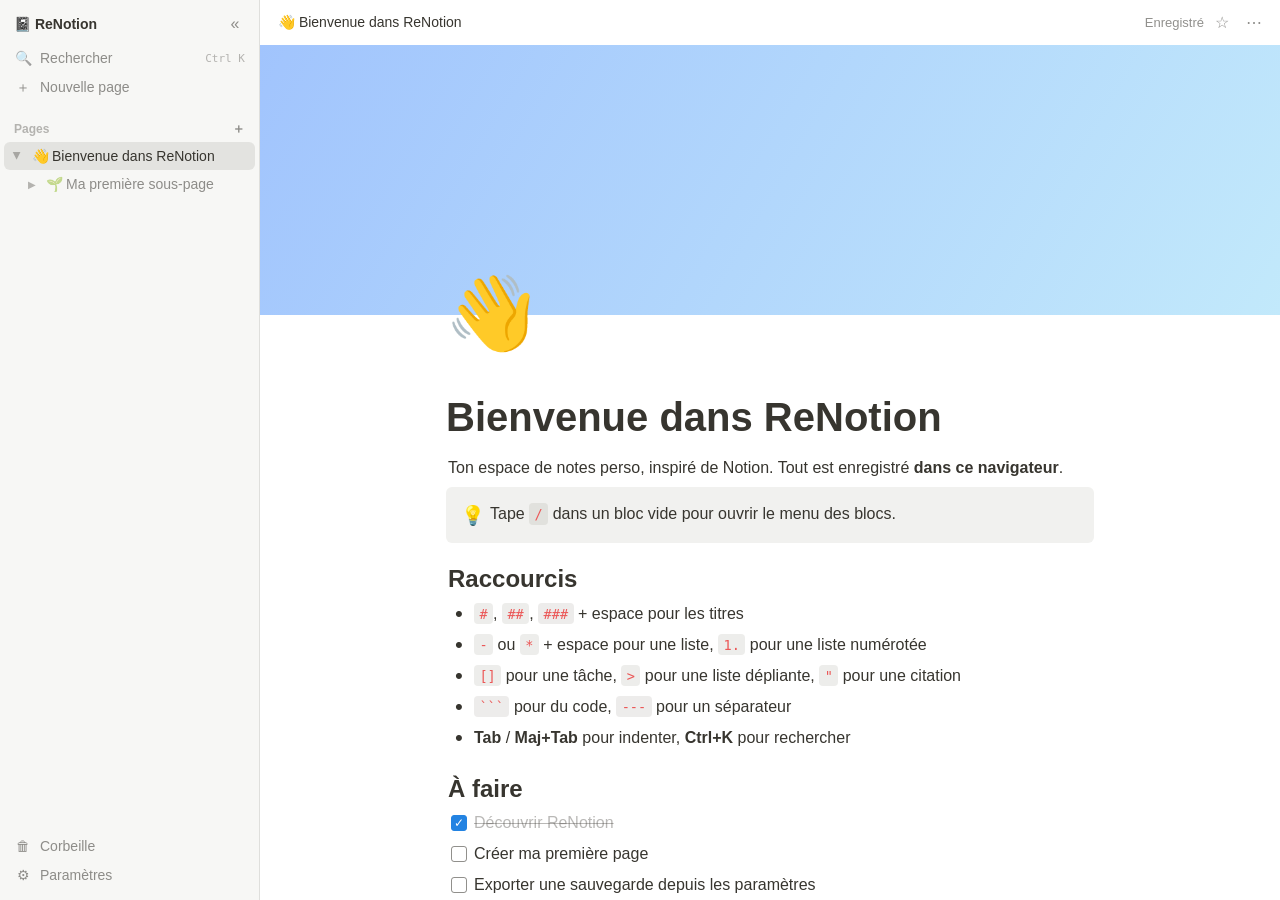
<file: index.html>
<!doctype html>
<html lang="fr">
<head>
  <meta charset="utf-8">
  <meta name="viewport" content="width=device-width, initial-scale=1">
  <title>ReNotion</title>
  <meta name="description" content="Espace de notes personnel par blocs, inspiré de Notion.">
  <link rel="icon" href="data:image/svg+xml,<svg xmlns='http://www.w3.org/2000/svg' viewBox='0 0 100 100'><text y='.9em' font-size='90'>📓</text></svg>">
  <link rel="stylesheet" href="styles.css">
</head>
<body>
  <div id="app">
    <aside id="sidebar">
      <div class="sb-head">
        <div class="workspace">📓 <span>ReNotion</span></div>
        <button class="icon-btn" id="sb-close" title="Masquer la barre latérale">«</button>
      </div>
      <button class="sb-action" id="btn-search"><span class="i">🔍</span>Rechercher <kbd>Ctrl K</kbd></button>
      <button class="sb-action" id="btn-new"><span class="i">＋</span>Nouvelle page</button>
      <div class="sb-section" id="sec-fav">
        <div class="sb-label">Favoris</div>
        <div id="tree-fav"></div>
      </div>
      <div class="sb-section">
        <div class="sb-label">Pages <button class="icon-btn small" id="btn-new2" title="Nouvelle page">＋</button></div>
        <div id="tree"></div>
      </div>
      <div class="sb-foot">
        <button class="sb-action" id="btn-trash"><span class="i">🗑</span>Corbeille</button>
        <button class="sb-action" id="btn-settings"><span class="i">⚙</span>Paramètres</button>
      </div>
    </aside>
    <div id="scrim"></div>
    <main id="main">
      <header id="topbar">
        <button class="icon-btn" id="sb-open" title="Afficher la barre latérale">☰</button>
        <nav id="crumbs"></nav>
        <div class="top-actions">
          <span id="saved" class="muted"></span>
          <button class="icon-btn" id="btn-fav" title="Favori">☆</button>
          <button class="icon-btn" id="btn-more" title="Plus">⋯</button>
        </div>
      </header>
      <div id="scroller">
        <div id="page"></div>
      </div>
    </main>
  </div>
  <div id="layer"></div>
  <input type="file" id="file-import" accept="application/json" hidden>
  <script src="app.js"></script>
</body>
</html>
</file>
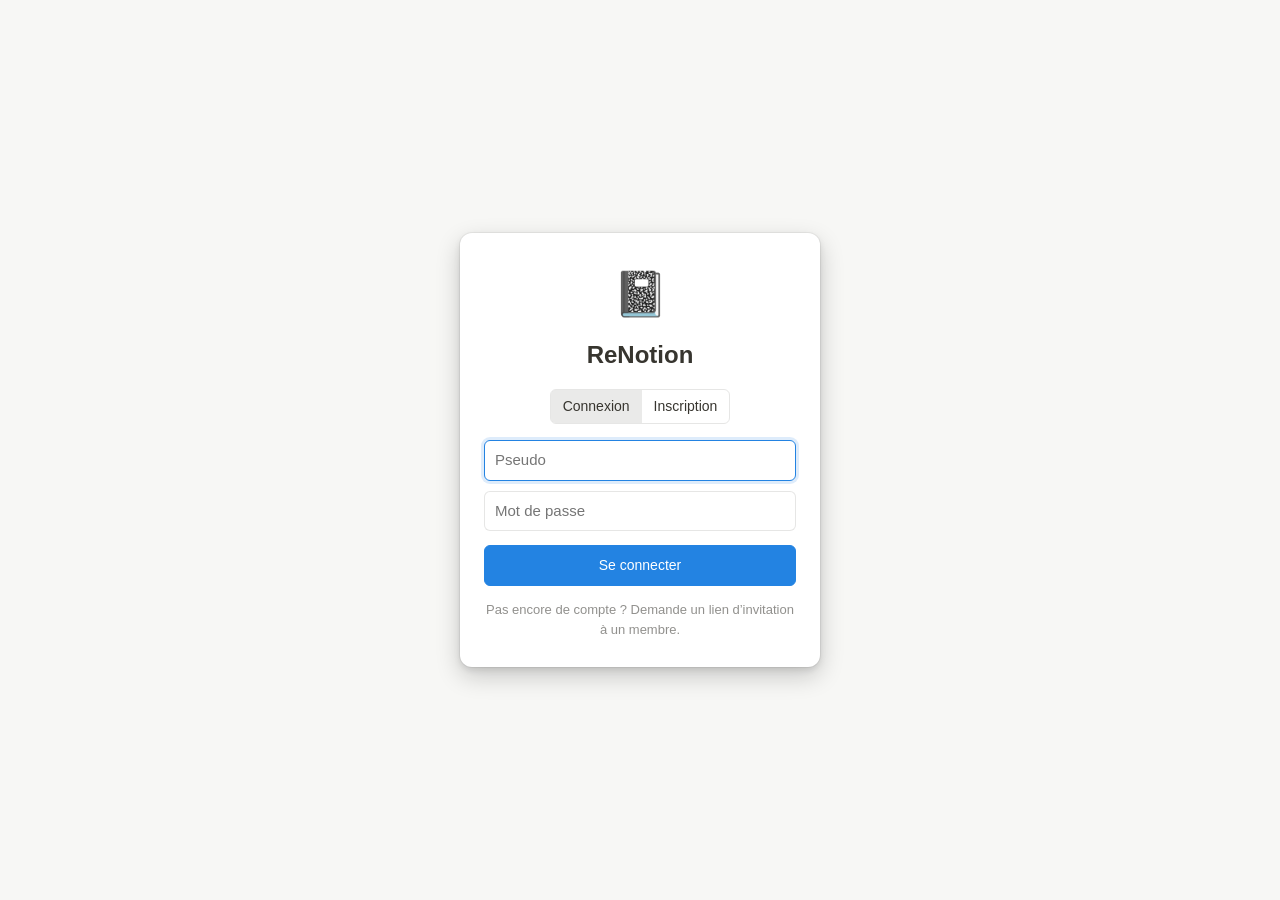
<file: public/index.html>
<!doctype html>
<html lang="fr">
<head>
  <meta charset="utf-8">
  <meta name="viewport" content="width=device-width, initial-scale=1">
  <title>ReNotion</title>
  <meta name="description" content="Espace de notes personnel par blocs, inspiré de Notion.">
  <link rel="icon" href="data:image/svg+xml,<svg xmlns='http://www.w3.org/2000/svg' viewBox='0 0 100 100'><text y='.9em' font-size='90'>📓</text></svg>">
  <link rel="stylesheet" href="styles.css">
</head>
<body>
  <div id="app">
    <aside id="sidebar">
      <div class="sb-head">
        <div class="workspace">📓 <span>ReNotion</span></div>
        <button class="icon-btn" id="sb-close" title="Masquer la barre latérale">«</button>
      </div>
      <button class="sb-action" id="btn-search"><span class="i">🔍</span>Rechercher <kbd>Ctrl K</kbd></button>
      <button class="sb-action" id="btn-new"><span class="i">＋</span>Nouvelle page</button>
      <button class="sb-action" id="btn-today"><span class="i">📅</span>Aujourd’hui</button>
      <div class="sb-section" id="sec-fav">
        <div class="sb-label">Favoris</div>
        <div id="tree-fav"></div>
      </div>
      <div class="sb-section">
        <div class="sb-label">Pages <span><button class="icon-btn small" id="btn-folder" title="Nouveau dossier">📁</button><button class="icon-btn small" id="btn-new2" title="Nouvelle page">＋</button></span></div>
        <div id="tree"></div>
      </div>
      <div class="sb-foot">
        <button class="sb-action" id="btn-trash"><span class="i">🗑</span>Corbeille</button>
        <button class="sb-action" id="btn-settings"><span class="i">⚙</span>Paramètres</button>
      </div>
    </aside>
    <div id="scrim"></div>
    <main id="main">
      <header id="topbar">
        <button class="icon-btn" id="sb-open" title="Afficher la barre latérale">☰</button>
        <nav id="crumbs"></nav>
        <div class="top-actions">
          <span id="saved" class="muted"></span>
          <div id="people"></div>
          <button class="icon-btn" id="btn-radio" title="Radio">📻</button>
          <button class="icon-btn" id="btn-ai" title="Demander à l’IA (Ctrl+J)">✨</button>
          <button class="icon-btn" id="btn-undo" title="Annuler (Ctrl+Z)" disabled>↶</button>
          <button class="icon-btn" id="btn-redo" title="Rétablir (Ctrl+Maj+Z)" disabled>↷</button>
          <button class="icon-btn" id="btn-fav" title="Favori">☆</button>
          <button class="icon-btn" id="btn-more" title="Plus">⋯</button>
        </div>
      </header>
      <div id="scroller">
        <div id="page"></div>
      </div>
    </main>
  </div>
  <div id="layer"></div>
  <input type="file" id="file-import" accept="application/json" hidden>
  <script src="config.js"></script>
  <script src="vendor/supabase-2.116.0.js"></script>
  <script src="cloud.js"></script>
  <script src="table.js"></script>
  <script src="history.js"></script>
  <script src="media.js"></script>
  <script src="select.js"></script>
  <script src="extras.js"></script>
  <script src="radio.js"></script>
  <script src="ai.js"></script>
  <script src="app.js"></script>
</body>
</html>
</file>
<file: styles.css>
:root {
  --bg: #ffffff;
  --bg-side: #f7f7f5;
  --bg-hover: rgba(55, 53, 47, 0.06);
  --bg-active: rgba(55, 53, 47, 0.1);
  --bg-pop: #ffffff;
  --bg-code: #f7f6f3;
  --bg-callout: #f1f1ef;
  --bg-inline-code: rgba(135, 131, 120, 0.15);
  --fg: #37352f;
  --fg-muted: rgba(55, 53, 47, 0.55);
  --fg-faint: rgba(55, 53, 47, 0.35);
  --border: rgba(55, 53, 47, 0.12);
  --accent: #2383e2;
  --accent-soft: rgba(35, 131, 226, 0.15);
  --danger: #eb5757;
  --shadow: 0 0 0 1px rgba(15, 15, 15, 0.05), 0 3px 6px rgba(15, 15, 15, 0.1), 0 9px 24px rgba(15, 15, 15, 0.2);
  --inline-code: #eb5757;
  color-scheme: light;
}
@media (prefers-color-scheme: dark) {
  :root:not([data-theme="light"]) {
    --bg: #191919;
    --bg-side: #202020;
    --bg-hover: rgba(255, 255, 255, 0.055);
    --bg-active: rgba(255, 255, 255, 0.1);
    --bg-pop: #252525;
    --bg-code: #262626;
    --bg-callout: #262626;
    --bg-inline-code: rgba(135, 131, 120, 0.15);
    --fg: rgba(255, 255, 255, 0.85);
    --fg-muted: rgba(255, 255, 255, 0.5);
    --fg-faint: rgba(255, 255, 255, 0.3);
    --border: rgba(255, 255, 255, 0.1);
    --shadow: 0 0 0 1px rgba(255, 255, 255, 0.08), 0 3px 6px rgba(0, 0, 0, 0.3), 0 9px 24px rgba(0, 0, 0, 0.5);
    --inline-code: #ff7369;
    color-scheme: dark;
  }
}
:root[data-theme="dark"] {
  --bg: #191919;
  --bg-side: #202020;
  --bg-hover: rgba(255, 255, 255, 0.055);
  --bg-active: rgba(255, 255, 255, 0.1);
  --bg-pop: #252525;
  --bg-code: #262626;
  --bg-callout: #262626;
  --bg-inline-code: rgba(135, 131, 120, 0.15);
  --fg: rgba(255, 255, 255, 0.85);
  --fg-muted: rgba(255, 255, 255, 0.5);
  --fg-faint: rgba(255, 255, 255, 0.3);
  --border: rgba(255, 255, 255, 0.1);
  --shadow: 0 0 0 1px rgba(255, 255, 255, 0.08), 0 3px 6px rgba(0, 0, 0, 0.3), 0 9px 24px rgba(0, 0, 0, 0.5);
  --inline-code: #ff7369;
  color-scheme: dark;
}

* { box-sizing: border-box; }
html, body { margin: 0; height: 100%; }
body {
  background: var(--bg);
  color: var(--fg);
  font: 16px/1.5 ui-sans-serif, -apple-system, BlinkMacSystemFont, "Segoe UI", Helvetica, Arial, sans-serif;
  -webkit-font-smoothing: antialiased;
}
button { font: inherit; color: inherit; background: none; border: 0; cursor: pointer; }
kbd { font: 11px ui-monospace, monospace; color: var(--fg-faint); margin-left: auto; }
.muted { color: var(--fg-muted); font-size: 13px; }

#app { display: flex; height: 100vh; height: 100dvh; overflow: hidden; }

/* Sidebar */
#sidebar {
  width: 260px; flex: none; background: var(--bg-side); display: flex; flex-direction: column;
  border-right: 1px solid var(--border); overflow-y: auto; font-size: 14px; transition: margin-left .2s;
}
body.sb-hidden #sidebar { margin-left: -260px; }
.sb-head { display: flex; align-items: center; padding: 10px 10px 6px 14px; }
.workspace { font-weight: 600; flex: 1; white-space: nowrap; }
.sb-action {
  display: flex; align-items: center; gap: 8px; width: calc(100% - 8px); margin: 0 4px; padding: 4px 10px;
  border-radius: 6px; color: var(--fg-muted); text-align: left;
}
.sb-action:hover { background: var(--bg-hover); }
.sb-action .i { width: 18px; text-align: center; }
.sb-section { margin-top: 14px; }
.sb-label {
  display: flex; align-items: center; justify-content: space-between; padding: 2px 8px 2px 14px;
  font-size: 12px; font-weight: 600; color: var(--fg-faint);
}
.sb-foot { margin-top: auto; padding: 10px 0; }
#sec-fav[hidden] { display: none; }

.tree-row {
  display: flex; align-items: center; gap: 2px; margin: 0 4px; padding: 2px 4px; border-radius: 6px;
  min-height: 28px; cursor: pointer; color: var(--fg-muted);
}
.tree-row:hover { background: var(--bg-hover); }
.tree-row.active { background: var(--bg-active); color: var(--fg); font-weight: 500; }
.tree-row .arrow { width: 20px; height: 20px; border-radius: 4px; flex: none; font-size: 10px; color: var(--fg-faint); transition: transform .15s; }
.tree-row .arrow:hover { background: var(--bg-active); }
.tree-row .arrow.open { transform: rotate(90deg); }
.tree-row .ico { width: 20px; text-align: center; flex: none; }
.tree-row .name { flex: 1; overflow: hidden; text-overflow: ellipsis; white-space: nowrap; }
.tree-row .acts { display: none; }
.tree-row:hover .acts { display: flex; }
.tree-empty { padding: 2px 0; color: var(--fg-faint); font-size: 13px; }

.icon-btn {
  min-width: 28px; height: 28px; border-radius: 6px; color: var(--fg-muted); display: inline-flex;
  align-items: center; justify-content: center; font-size: 16px;
}
.icon-btn:hover { background: var(--bg-hover); }
.icon-btn.small { min-width: 22px; height: 22px; font-size: 13px; }
.icon-btn.on { color: #e6a700; }

#scrim { display: none; }

/* Main */
#main { flex: 1; min-width: 0; display: flex; flex-direction: column; }
#topbar { display: flex; align-items: center; gap: 6px; height: 45px; padding: 0 12px; flex: none; }
#sb-open { display: none; }
body.sb-hidden #sb-open { display: inline-flex; }
#crumbs { flex: 1; min-width: 0; display: flex; align-items: center; font-size: 14px; overflow: hidden; white-space: nowrap; }
#crumbs a { color: var(--fg); text-decoration: none; padding: 2px 6px; border-radius: 4px; overflow: hidden; text-overflow: ellipsis; }
#crumbs a:hover { background: var(--bg-hover); }
#crumbs .sep { color: var(--fg-faint); }
.top-actions { display: flex; align-items: center; gap: 4px; }
#scroller { flex: 1; overflow-y: auto; }

/* Page */
#page { padding-bottom: 30vh; }
.cover { height: 30vh; max-height: 280px; min-height: 120px; position: relative; }
.cover .cover-btns { position: absolute; right: 16px; bottom: 10px; display: none; gap: 6px; }
.cover:hover .cover-btns { display: flex; }
.chip {
  background: var(--bg-pop); color: var(--fg-muted); font-size: 12px; padding: 4px 8px; border-radius: 4px;
  box-shadow: var(--shadow);
}
.wrap { max-width: 760px; margin: 0 auto; padding: 0 56px; }
body.wide .wrap { max-width: none; }
.page-head { padding-top: 70px; }
.has-cover .page-head { padding-top: 0; }
.page-icon { font-size: 72px; line-height: 1; margin-bottom: 8px; display: inline-block; border-radius: 6px; cursor: pointer; padding: 4px; margin-left: -4px; }
.page-icon:hover { background: var(--bg-hover); }
.has-cover .page-icon { margin-top: -42px; position: relative; }
.head-btns { display: flex; gap: 4px; min-height: 28px; opacity: 0; transition: opacity .15s; }
.page-head:hover .head-btns, .head-btns:focus-within { opacity: 1; }
.head-btns button { color: var(--fg-faint); font-size: 14px; padding: 2px 6px; border-radius: 4px; }
.head-btns button:hover { background: var(--bg-hover); }
.page-title {
  font-size: 40px; font-weight: 700; line-height: 1.2; outline: none; margin: 4px 0 12px; word-break: break-word;
}
.page-title:empty::before { content: "Sans titre"; color: var(--fg-faint); }

/* Blocks */
.blocks { position: relative; }
.block {
  position: relative; display: flex; align-items: flex-start; padding-left: calc(var(--indent, 0) * 26px);
  margin: 1px 0;
}
.handle {
  position: absolute; left: calc(var(--indent, 0) * 26px - 44px); top: 3px; display: flex; opacity: 0;
  transition: opacity .1s;
}
.block:hover > .handle, .handle.show { opacity: 1; }
.handle button { width: 22px; height: 24px; border-radius: 4px; color: var(--fg-faint); font-size: 14px; line-height: 1; }
.handle button:hover { background: var(--bg-hover); }
.handle .drag { cursor: grab; letter-spacing: -2px; }
.prefix { flex: none; min-width: 26px; display: flex; justify-content: center; padding-top: 3px; user-select: none; }
.content {
  flex: 1; min-width: 0; outline: none; padding: 3px 2px; white-space: pre-wrap; word-break: break-word;
  min-height: 1.5em;
}
.content:focus:empty::before, .block.only .content:empty::before { content: attr(data-ph); color: var(--fg-faint); }
.content a { color: inherit; text-decoration: underline; text-decoration-color: var(--fg-faint); }
.content code {
  font: 85% ui-monospace, SFMono-Regular, Menlo, monospace; background: var(--bg-inline-code);
  color: var(--inline-code); padding: .2em .4em; border-radius: 4px;
}
.block[data-type="h1"] { margin-top: 1.4em; }
.block[data-type="h1"] .content { font-size: 1.875em; font-weight: 600; line-height: 1.3; }
.block[data-type="h2"] { margin-top: 1.1em; }
.block[data-type="h2"] .content { font-size: 1.5em; font-weight: 600; line-height: 1.3; }
.block[data-type="h3"] { margin-top: .8em; }
.block[data-type="h3"] .content { font-size: 1.25em; font-weight: 600; line-height: 1.3; }
.block[data-type="h1"] .handle, .block[data-type="h2"] .handle { top: 10px; }
.bullet { font-size: 1.4em; line-height: 1; padding-top: 1px; }
.num { font-variant-numeric: tabular-nums; }
.check {
  width: 16px; height: 16px; margin-top: 4px; border: 1.5px solid var(--fg-muted); border-radius: 3px; display: flex;
  align-items: center; justify-content: center; font-size: 12px; color: #fff; cursor: pointer;
}
.check.on { background: var(--accent); border-color: var(--accent); }
.block.done .content { text-decoration: line-through; color: var(--fg-faint); }
.tog { width: 22px; height: 22px; border-radius: 4px; font-size: 11px; transition: transform .15s; color: var(--fg); }
.tog:hover { background: var(--bg-hover); }
.tog.open { transform: rotate(90deg); }
.block[data-type="quote"] .content { border-left: 3px solid currentColor; padding-left: 14px; margin: 4px 0; font-size: 1.1em; }
.block[data-type="quote"] .prefix { display: none; }
.block[data-type="callout"] { background: var(--bg-callout); border-radius: 6px; padding: 12px 16px 12px 12px; margin: 4px 0; }
.block[data-type="callout"] .handle { left: -44px; top: 14px; }
.callout-ico { font-size: 1.2em; cursor: pointer; border-radius: 4px; width: 30px; text-align: center; }
.callout-ico:hover { background: var(--bg-hover); }
.block[data-type="code"] .prefix { display: none; }
.block[data-type="code"] .content {
  font: 14px/1.6 ui-monospace, SFMono-Regular, Menlo, monospace; background: var(--bg-code);
  padding: 32px 18px 18px; border-radius: 6px; margin: 4px 0; tab-size: 2; overflow-x: auto; white-space: pre;
}
.code-tools { position: absolute; right: 8px; top: 8px; display: flex; gap: 4px; opacity: 0; z-index: 1; }
.block:hover .code-tools { opacity: 1; }
.code-lang { position: absolute; left: 16px; top: 8px; font-size: 12px; color: var(--fg-muted); z-index: 1; }
.block[data-type="divider"], .block[data-type="page"] { outline: none; }
.block[data-type="divider"] .content { padding: 10px 2px; min-height: 0; cursor: default; }
.block[data-type="divider"] hr { border: 0; border-top: 1px solid var(--border); margin: 0; }
.block[data-type="divider"] .prefix, .block[data-type="page"] .prefix { display: none; }
.block:focus { background: var(--accent-soft); border-radius: 4px; }
.page-link { display: inline-flex; gap: 6px; cursor: pointer; border-radius: 4px; padding: 0 4px; margin-left: -4px; font-weight: 500; }
.page-link:hover { background: var(--bg-hover); }
.page-link .t { border-bottom: 1px solid var(--border); }
.drop-before::before, .drop-after::after {
  content: ""; position: absolute; left: 0; right: 0; height: 3px; background: var(--accent); opacity: .5; border-radius: 2px;
}
.drop-before::before { top: -2px; }
.drop-after::after { bottom: -2px; }
.add-below { height: 60px; cursor: text; }
.subpages { margin-top: 24px; }

/* Popovers */
#layer { position: fixed; inset: 0; pointer-events: none; z-index: 50; }
.pop {
  position: fixed; pointer-events: auto; background: var(--bg-pop); border-radius: 8px; box-shadow: var(--shadow);
  padding: 6px; min-width: 220px; max-width: min(320px, calc(100vw - 16px)); max-height: 360px; overflow-y: auto; font-size: 14px;
}
.pop .hdr { font-size: 12px; color: var(--fg-muted); padding: 6px 8px 4px; font-weight: 500; }
.pop .sep { height: 1px; background: var(--border); margin: 4px 0; }
.item {
  display: flex; align-items: center; gap: 10px; width: 100%; text-align: left; padding: 5px 8px; border-radius: 4px;
}
.item:hover, .item.sel { background: var(--bg-hover); }
.item.danger { color: var(--danger); }
.item .ic {
  width: 22px; text-align: center; flex: none; color: var(--fg-muted);
}
.item.big .ic {
  width: 44px; height: 44px; display: flex; align-items: center; justify-content: center; border: 1px solid var(--border);
  border-radius: 6px; background: var(--bg); font-size: 18px; color: var(--fg);
}
.item .d { font-size: 12px; color: var(--fg-muted); }
.item .r { margin-left: auto; font-size: 12px; color: var(--fg-faint); }
.empty-res { padding: 8px; color: var(--fg-muted); }
.emoji-grid { display: grid; grid-template-columns: repeat(8, 1fr); gap: 2px; padding: 4px; }
.emoji-grid button { font-size: 22px; height: 36px; border-radius: 4px; }
.emoji-grid button:hover { background: var(--bg-hover); }
.cover-grid { display: grid; grid-template-columns: repeat(4, 1fr); gap: 6px; padding: 6px; }
.cover-grid button { height: 44px; border-radius: 4px; }

.modal-back { position: fixed; inset: 0; background: rgba(15, 15, 15, 0.45); pointer-events: auto; display: flex; justify-content: center; align-items: flex-start; padding: 12vh 16px 16px; }
.modal { background: var(--bg-pop); width: 100%; max-width: 620px; border-radius: 10px; box-shadow: var(--shadow); overflow: hidden; display: flex; flex-direction: column; max-height: 70vh; }
.modal input[type="text"] { width: 100%; border: 0; border-bottom: 1px solid var(--border); padding: 16px 18px; font: inherit; font-size: 17px; background: none; color: var(--fg); outline: none; }
.modal .list { overflow-y: auto; padding: 6px; }
.modal .item .snip { font-size: 12px; color: var(--fg-muted); white-space: nowrap; overflow: hidden; text-overflow: ellipsis; }
.modal .body { padding: 16px 18px; overflow-y: auto; }
.modal h2 { font-size: 17px; margin: 0 0 12px; }
.modal p { margin: 0 0 12px; color: var(--fg-muted); font-size: 14px; }
.btn {
  border: 1px solid var(--border); border-radius: 6px; padding: 6px 12px; font-size: 14px; margin: 0 6px 8px 0;
}
.btn:hover { background: var(--bg-hover); }
.btn.primary { background: var(--accent); border-color: var(--accent); color: #fff; }
.btn.danger { color: var(--danger); }
.seg { display: inline-flex; border: 1px solid var(--border); border-radius: 6px; overflow: hidden; margin-bottom: 14px; }
.seg button { padding: 6px 12px; font-size: 14px; }
.seg button.on { background: var(--bg-active); }

.toast {
  position: fixed; left: 50%; bottom: 24px; transform: translateX(-50%); background: var(--fg); color: var(--bg);
  padding: 8px 14px; border-radius: 6px; font-size: 14px; pointer-events: auto; max-width: calc(100vw - 32px);
}

.trash-row { display: flex; align-items: center; gap: 8px; padding: 4px 8px; border-radius: 4px; }
.trash-row:hover { background: var(--bg-hover); }
.trash-row .name { flex: 1; overflow: hidden; text-overflow: ellipsis; white-space: nowrap; }

/* Mobile */
@media (max-width: 760px) {
  #sidebar { position: fixed; z-index: 40; top: 0; bottom: 0; left: 0; box-shadow: var(--shadow); }
  body.sb-hidden #sidebar { box-shadow: none; }
  body:not(.sb-hidden) #scrim { display: block; position: fixed; inset: 0; z-index: 30; background: rgba(15, 15, 15, 0.3); }
  #sb-open { display: inline-flex; }
  .wrap { padding: 0 16px 0 40px; }
  .page-head { padding-top: 32px; }
  .page-title { font-size: 30px; }
  .handle { left: calc(var(--indent, 0) * 26px - 36px); }
  .handle .add { display: none; }
  .block:hover > .handle { opacity: .6; }
  #saved { display: none; }
}
</file>
<file: public/styles.css>
:root {
  --bg: #ffffff;
  --bg-side: #f7f7f5;
  --bg-hover: rgba(55, 53, 47, 0.06);
  --bg-active: rgba(55, 53, 47, 0.1);
  --bg-pop: #ffffff;
  --bg-code: #f7f6f3;
  --bg-callout: #f1f1ef;
  --bg-inline-code: rgba(135, 131, 120, 0.15);
  --fg: #37352f;
  --fg-muted: rgba(55, 53, 47, 0.55);
  --fg-faint: rgba(55, 53, 47, 0.35);
  --border: rgba(55, 53, 47, 0.12);
  --accent: #2383e2;
  --accent-soft: rgba(35, 131, 226, 0.15);
  --danger: #eb5757;
  --shadow: 0 0 0 1px rgba(15, 15, 15, 0.05), 0 3px 6px rgba(15, 15, 15, 0.1), 0 9px 24px rgba(15, 15, 15, 0.2);
  --inline-code: #eb5757;
  color-scheme: light;
}
@media (prefers-color-scheme: dark) {
  :root:not([data-theme="light"]) {
    --bg: #191919;
    --bg-side: #202020;
    --bg-hover: rgba(255, 255, 255, 0.055);
    --bg-active: rgba(255, 255, 255, 0.1);
    --bg-pop: #252525;
    --bg-code: #262626;
    --bg-callout: #262626;
    --bg-inline-code: rgba(135, 131, 120, 0.15);
    --fg: rgba(255, 255, 255, 0.85);
    --fg-muted: rgba(255, 255, 255, 0.5);
    --fg-faint: rgba(255, 255, 255, 0.3);
    --border: rgba(255, 255, 255, 0.1);
    --shadow: 0 0 0 1px rgba(255, 255, 255, 0.08), 0 3px 6px rgba(0, 0, 0, 0.3), 0 9px 24px rgba(0, 0, 0, 0.5);
    --inline-code: #ff7369;
    color-scheme: dark;
  }
}
:root[data-theme="dark"] {
  --bg: #191919;
  --bg-side: #202020;
  --bg-hover: rgba(255, 255, 255, 0.055);
  --bg-active: rgba(255, 255, 255, 0.1);
  --bg-pop: #252525;
  --bg-code: #262626;
  --bg-callout: #262626;
  --bg-inline-code: rgba(135, 131, 120, 0.15);
  --fg: rgba(255, 255, 255, 0.85);
  --fg-muted: rgba(255, 255, 255, 0.5);
  --fg-faint: rgba(255, 255, 255, 0.3);
  --border: rgba(255, 255, 255, 0.1);
  --shadow: 0 0 0 1px rgba(255, 255, 255, 0.08), 0 3px 6px rgba(0, 0, 0, 0.3), 0 9px 24px rgba(0, 0, 0, 0.5);
  --inline-code: #ff7369;
  color-scheme: dark;
}

* { box-sizing: border-box; }
html, body { margin: 0; height: 100%; }
body {
  background: var(--bg);
  color: var(--fg);
  font: 16px/1.5 ui-sans-serif, -apple-system, BlinkMacSystemFont, "Segoe UI", Helvetica, Arial, sans-serif;
  -webkit-font-smoothing: antialiased;
}
button { font: inherit; color: inherit; background: none; border: 0; cursor: pointer; }
kbd { font: 11px ui-monospace, monospace; color: var(--fg-faint); margin-left: auto; }
.muted { color: var(--fg-muted); font-size: 13px; }

#app { display: flex; height: 100vh; height: 100dvh; overflow: hidden; }

/* Sidebar */
#sidebar {
  width: 260px; flex: none; background: var(--bg-side); display: flex; flex-direction: column;
  border-right: 1px solid var(--border); overflow-y: auto; font-size: 14px; transition: margin-left .2s;
}
body.sb-hidden #sidebar { margin-left: -260px; }
.sb-head { display: flex; align-items: center; padding: 10px 10px 6px 14px; }
.workspace { font-weight: 600; flex: 1; white-space: nowrap; }
.sb-action {
  display: flex; align-items: center; gap: 8px; width: calc(100% - 8px); margin: 0 4px; padding: 4px 10px;
  border-radius: 6px; color: var(--fg-muted); text-align: left;
}
.sb-action:hover { background: var(--bg-hover); }
.sb-action .i { width: 18px; text-align: center; }
.sb-section { margin-top: 14px; }
.sb-label {
  display: flex; align-items: center; justify-content: space-between; padding: 2px 8px 2px 14px;
  font-size: 12px; font-weight: 600; color: var(--fg-faint);
}
.sb-foot { margin-top: auto; padding: 10px 0; }
#sec-fav[hidden] { display: none; }

.tree-row {
  display: flex; align-items: center; gap: 2px; margin: 0 4px; padding: 2px 4px; border-radius: 6px;
  min-height: 28px; cursor: pointer; color: var(--fg-muted);
}
.tree-row:hover { background: var(--bg-hover); }
.tree-row.active { background: var(--bg-active); color: var(--fg); font-weight: 500; }
.tree-row .arrow { width: 20px; height: 20px; border-radius: 4px; flex: none; font-size: 10px; color: var(--fg-faint); transition: transform .15s; }
.tree-row .arrow:hover { background: var(--bg-active); }
.tree-row .arrow.open { transform: rotate(90deg); }
.tree-row .ico { width: 20px; text-align: center; flex: none; }
.tree-row .name { flex: 1; overflow: hidden; text-overflow: ellipsis; white-space: nowrap; }
.tree-row .acts { display: none; }
.tree-row:hover .acts { display: flex; }
.tree-empty { padding: 2px 0; color: var(--fg-faint); font-size: 13px; }

.icon-btn {
  min-width: 28px; height: 28px; border-radius: 6px; color: var(--fg-muted); display: inline-flex;
  align-items: center; justify-content: center; font-size: 16px;
}
.icon-btn:hover { background: var(--bg-hover); }
.icon-btn.small { min-width: 22px; height: 22px; font-size: 13px; }
.icon-btn.on { color: #e6a700; }

#scrim { display: none; }

/* Main */
#main { flex: 1; min-width: 0; display: flex; flex-direction: column; }
#topbar { display: flex; align-items: center; gap: 6px; height: 45px; padding: 0 12px; flex: none; }
#sb-open { display: none; }
body.sb-hidden #sb-open { display: inline-flex; }
#crumbs { flex: 1; min-width: 0; display: flex; align-items: center; font-size: 14px; overflow: hidden; white-space: nowrap; }
#crumbs a { color: var(--fg); text-decoration: none; padding: 2px 6px; border-radius: 4px; overflow: hidden; text-overflow: ellipsis; }
#crumbs a:hover { background: var(--bg-hover); }
#crumbs .sep { color: var(--fg-faint); }
.top-actions { display: flex; align-items: center; gap: 4px; }
#scroller { flex: 1; overflow-y: auto; }

/* Page */
#page { padding-bottom: 30vh; }
.cover { height: 30vh; max-height: 280px; min-height: 120px; position: relative; }
.cover .cover-btns { position: absolute; right: 16px; bottom: 10px; display: none; gap: 6px; }
.cover:hover .cover-btns { display: flex; }
.chip {
  background: var(--bg-pop); color: var(--fg-muted); font-size: 12px; padding: 4px 8px; border-radius: 4px;
  box-shadow: var(--shadow);
}
.wrap { max-width: 760px; margin: 0 auto; padding: 0 56px; }
body.wide .wrap { max-width: none; }
.page-head { padding-top: 70px; }
.has-cover .page-head { padding-top: 0; }
.page-icon { font-size: 72px; line-height: 1; margin-bottom: 8px; display: inline-block; border-radius: 6px; cursor: pointer; padding: 4px; margin-left: -4px; }
.page-icon:hover { background: var(--bg-hover); }
.has-cover .page-icon { margin-top: -42px; position: relative; }
.head-btns { display: flex; gap: 4px; min-height: 28px; opacity: 0; transition: opacity .15s; }
.page-head:hover .head-btns, .head-btns:focus-within { opacity: 1; }
.head-btns button { color: var(--fg-faint); font-size: 14px; padding: 2px 6px; border-radius: 4px; }
.head-btns button:hover { background: var(--bg-hover); }
.page-title {
  font-size: 40px; font-weight: 700; line-height: 1.2; outline: none; margin: 4px 0 12px; word-break: break-word;
}
.page-title:empty::before { content: "Sans titre"; color: var(--fg-faint); }

/* Blocks */
.blocks { position: relative; }
.block {
  position: relative; display: flex; align-items: flex-start; padding-left: calc(var(--indent, 0) * 26px);
  margin: 1px 0;
}
.handle {
  position: absolute; left: calc(var(--indent, 0) * 26px - 44px); top: 3px; display: flex; opacity: 0;
  transition: opacity .1s;
}
.block:hover > .handle, .handle.show { opacity: 1; }
.handle button { width: 22px; height: 24px; border-radius: 4px; color: var(--fg-faint); font-size: 14px; line-height: 1; }
.handle button:hover { background: var(--bg-hover); }
.handle .drag { cursor: grab; letter-spacing: -2px; }
.prefix { flex: none; min-width: 26px; display: flex; justify-content: center; padding-top: 3px; user-select: none; }
.content {
  flex: 1; min-width: 0; outline: none; padding: 3px 2px; white-space: pre-wrap; word-break: break-word;
  min-height: 1.5em;
}
.content:focus:empty::before, .block.only .content:empty::before { content: attr(data-ph); color: var(--fg-faint); }
.content a { color: inherit; text-decoration: underline; text-decoration-color: var(--fg-faint); }
.content code {
  font: 85% ui-monospace, SFMono-Regular, Menlo, monospace; background: var(--bg-inline-code);
  color: var(--inline-code); padding: .2em .4em; border-radius: 4px;
}
.block[data-type="h1"] { margin-top: 1.4em; }
.block[data-type="h1"] .content { font-size: 1.875em; font-weight: 600; line-height: 1.3; }
.block[data-type="h2"] { margin-top: 1.1em; }
.block[data-type="h2"] .content { font-size: 1.5em; font-weight: 600; line-height: 1.3; }
.block[data-type="h3"] { margin-top: .8em; }
.block[data-type="h3"] .content { font-size: 1.25em; font-weight: 600; line-height: 1.3; }
.block[data-type="h1"] .handle, .block[data-type="h2"] .handle { top: 10px; }
.bullet { font-size: 1.4em; line-height: 1; padding-top: 1px; }
.num { font-variant-numeric: tabular-nums; }
.check {
  width: 16px; height: 16px; margin-top: 4px; border: 1.5px solid var(--fg-muted); border-radius: 3px; display: flex;
  align-items: center; justify-content: center; font-size: 12px; color: #fff; cursor: pointer;
}
.check.on { background: var(--accent); border-color: var(--accent); }
.block.done .content { text-decoration: line-through; color: var(--fg-faint); }
.tog { width: 22px; height: 22px; border-radius: 4px; font-size: 11px; transition: transform .15s; color: var(--fg); }
.tog:hover { background: var(--bg-hover); }
.tog.open { transform: rotate(90deg); }
.block[data-type="quote"] .content { border-left: 3px solid currentColor; padding-left: 14px; margin: 4px 0; font-size: 1.1em; }
.block[data-type="quote"] .prefix { display: none; }
.block[data-type="callout"] { background: var(--bg-callout); border-radius: 6px; padding: 12px 16px 12px 12px; margin: 4px 0; }
.block[data-type="callout"] .handle { left: -44px; top: 14px; }
.callout-ico { font-size: 1.2em; cursor: pointer; border-radius: 4px; width: 30px; text-align: center; }
.callout-ico:hover { background: var(--bg-hover); }
.block[data-type="code"] .prefix { display: none; }
.block[data-type="code"] .content {
  font: 14px/1.6 ui-monospace, SFMono-Regular, Menlo, monospace; background: var(--bg-code);
  padding: 32px 18px 18px; border-radius: 6px; margin: 4px 0; tab-size: 2; overflow-x: auto; white-space: pre;
}
.code-tools { position: absolute; right: 8px; top: 8px; display: flex; gap: 4px; opacity: 0; z-index: 1; }
.block:hover .code-tools { opacity: 1; }
.code-lang { position: absolute; left: 16px; top: 8px; font-size: 12px; color: var(--fg-muted); z-index: 1; }
.block[data-type="divider"], .block[data-type="page"] { outline: none; }
.block[data-type="divider"] .content { padding: 10px 2px; min-height: 0; cursor: default; }
.block[data-type="divider"] hr { border: 0; border-top: 1px solid var(--border); margin: 0; }
.block[data-type="divider"] .prefix, .block[data-type="page"] .prefix { display: none; }
.block:focus { background: var(--accent-soft); border-radius: 4px; }
.page-link { display: inline-flex; gap: 6px; cursor: pointer; border-radius: 4px; padding: 0 4px; margin-left: -4px; font-weight: 500; }
.page-link:hover { background: var(--bg-hover); }
.page-link .t { border-bottom: 1px solid var(--border); }
.drop-before::before, .drop-after::after {
  content: ""; position: absolute; left: 0; right: 0; height: 3px; background: var(--accent); opacity: .5; border-radius: 2px;
}
.drop-before::before { top: -2px; }
.drop-after::after { bottom: -2px; }
.add-below { height: 60px; cursor: text; }
.subpages { margin-top: 24px; }

/* Popovers */
#layer { position: fixed; inset: 0; pointer-events: none; z-index: 50; }
.pop {
  position: fixed; pointer-events: auto; background: var(--bg-pop); border-radius: 8px; box-shadow: var(--shadow);
  padding: 6px; min-width: 220px; max-width: min(320px, calc(100vw - 16px)); max-height: 360px; overflow-y: auto; font-size: 14px;
}
.pop .hdr { font-size: 12px; color: var(--fg-muted); padding: 6px 8px 4px; font-weight: 500; }
.pop .sep { height: 1px; background: var(--border); margin: 4px 0; }
.item {
  display: flex; align-items: center; gap: 10px; width: 100%; text-align: left; padding: 5px 8px; border-radius: 4px;
}
.item:hover, .item.sel { background: var(--bg-hover); }
.item.danger { color: var(--danger); }
.item .ic {
  width: 22px; text-align: center; flex: none; color: var(--fg-muted);
}
.item.big .ic {
  width: 44px; height: 44px; display: flex; align-items: center; justify-content: center; border: 1px solid var(--border);
  border-radius: 6px; background: var(--bg); font-size: 18px; color: var(--fg);
}
.item .d { font-size: 12px; color: var(--fg-muted); }
.item .r { margin-left: auto; font-size: 12px; color: var(--fg-faint); }
.empty-res { padding: 8px; color: var(--fg-muted); }
.emoji-grid { display: grid; grid-template-columns: repeat(8, 1fr); gap: 2px; padding: 4px; }
.emoji-grid button { font-size: 22px; height: 36px; border-radius: 4px; }
.emoji-grid button:hover { background: var(--bg-hover); }
.cover-grid { display: grid; grid-template-columns: repeat(4, 1fr); gap: 6px; padding: 6px; }
.cover-grid button { height: 44px; border-radius: 4px; }

.modal-back { position: fixed; inset: 0; background: rgba(15, 15, 15, 0.45); pointer-events: auto; display: flex; justify-content: center; align-items: flex-start; padding: 12vh 16px 16px; }
.modal { background: var(--bg-pop); width: 100%; max-width: 620px; border-radius: 10px; box-shadow: var(--shadow); overflow: hidden; display: flex; flex-direction: column; max-height: 70vh; }
.modal input[type="text"] { width: 100%; border: 0; border-bottom: 1px solid var(--border); padding: 16px 18px; font: inherit; font-size: 17px; background: none; color: var(--fg); outline: none; }
.modal .list { overflow-y: auto; padding: 6px; }
.modal .item .snip { font-size: 12px; color: var(--fg-muted); white-space: nowrap; overflow: hidden; text-overflow: ellipsis; }
.modal .body { padding: 16px 18px; overflow-y: auto; }
.modal h2 { font-size: 17px; margin: 0 0 12px; }
.modal p { margin: 0 0 12px; color: var(--fg-muted); font-size: 14px; }
.btn {
  border: 1px solid var(--border); border-radius: 6px; padding: 6px 12px; font-size: 14px; margin: 0 6px 8px 0;
}
.btn:hover { background: var(--bg-hover); }
.btn.primary { background: var(--accent); border-color: var(--accent); color: #fff; }
.btn.danger { color: var(--danger); }
.seg { display: inline-flex; border: 1px solid var(--border); border-radius: 6px; overflow: hidden; margin-bottom: 14px; }
.seg button { padding: 6px 12px; font-size: 14px; }
.seg button.on { background: var(--bg-active); }

.toast {
  position: fixed; left: 50%; bottom: 24px; transform: translateX(-50%); background: var(--fg); color: var(--bg);
  padding: 8px 14px; border-radius: 6px; font-size: 14px; pointer-events: auto; max-width: calc(100vw - 32px);
}

.trash-row { display: flex; align-items: center; gap: 8px; padding: 4px 8px; border-radius: 4px; }
.trash-row:hover { background: var(--bg-hover); }
.trash-row .name { flex: 1; overflow: hidden; text-overflow: ellipsis; white-space: nowrap; }

/* Mobile */
@media (max-width: 760px) {
  #sidebar { position: fixed; z-index: 40; top: 0; bottom: 0; left: 0; box-shadow: var(--shadow); }
  body.sb-hidden #sidebar { box-shadow: none; }
  body:not(.sb-hidden) #scrim { display: block; position: fixed; inset: 0; z-index: 30; background: rgba(15, 15, 15, 0.3); }
  #sb-open { display: inline-flex; }
  .wrap { padding: 0 16px 0 40px; }
  .page-head { padding-top: 32px; }
  .page-title { font-size: 30px; }
  .handle { left: calc(var(--indent, 0) * 26px - 36px); }
  .handle .add { display: none; }
  .block:hover > .handle { opacity: .6; }
  #saved { display: none; }
}

/* ---------- Version en ligne ---------- */
#people { display: flex; align-items: center; }
.avatar {
  width: 26px; height: 26px; border-radius: 50%; color: #fff; font-size: 12px; font-weight: 600; display: inline-flex;
  align-items: center; justify-content: center; border: 2px solid var(--bg); margin-left: -6px; flex: none;
}
#people .avatar.away { opacity: .45; }
.block.remote::before {
  content: ""; position: absolute; left: calc(var(--indent, 0) * 26px - 6px); top: 2px; bottom: 2px; width: 2px;
  background: var(--rc); border-radius: 2px;
}
.block.remote::after {
  content: attr(data-who); position: absolute; right: 0; top: -9px; font-size: 10px; line-height: 1; padding: 2px 5px;
  border-radius: 3px; background: var(--rc); color: #fff; pointer-events: none; z-index: 2;
}
body:not(.cloud) #btn-ai { display: none; }
body.auth-mode #app { display: none; }
#auth { min-height: 100vh; min-height: 100dvh; display: flex; align-items: center; justify-content: center; padding: 16px; background: var(--bg-side); }
.auth-card {
  width: 100%; max-width: 360px; background: var(--bg); border-radius: 12px; box-shadow: var(--shadow); padding: 28px 24px;
  display: flex; flex-direction: column; gap: 10px;
}
.auth-card h1 { margin: 0 0 6px; font-size: 24px; text-align: center; }
.auth-logo { font-size: 44px; text-align: center; }
.auth-tabs { align-self: center; margin-bottom: 6px; }
.auth-card input, .field {
  width: 100%; font: inherit; font-size: 15px; padding: 8px 10px; border: 1px solid var(--border); border-radius: 6px;
  background: var(--bg); color: var(--fg); outline: none;
}
.auth-card input:focus, .field:focus { border-color: var(--accent); box-shadow: 0 0 0 3px var(--accent-soft); }
.auth-card .btn { margin: 4px 0 0; padding: 9px 12px; }
.auth-card .muted { text-align: center; margin: 4px 0 0; }
.auth-err { color: var(--danger); font-size: 14px; }
.invite { display: flex; gap: 6px; margin-bottom: 12px; }
.invite .btn { margin: 0; flex: none; }
select.field { margin-bottom: 12px; }
.members { display: flex; flex-direction: column; gap: 6px; margin-bottom: 14px; font-size: 14px; }
.member { display: flex; align-items: center; gap: 8px; }
.member .avatar { margin: 0; border: 0; }
.sep-line { height: 1px; background: var(--border); margin: 6px 0 14px; }

/* Panneau IA */
.ai-panel { padding: 0; max-width: none; max-height: min(70vh, 560px); display: flex; flex-direction: column; overflow: hidden; }
.ai-input { display: flex; align-items: center; gap: 8px; padding: 8px 10px; border-bottom: 1px solid var(--border); }
.ai-input input { flex: 1; min-width: 0; border: 0; background: none; color: var(--fg); font: inherit; font-size: 15px; outline: none; padding: 4px 0; }
.ai-spark { font-size: 18px; }
.ai-send { background: var(--accent); color: #fff; width: 28px; }
.ai-send:hover { background: var(--accent); opacity: .85; }
.ai-out { padding: 12px 14px; white-space: pre-wrap; overflow-y: auto; font-size: 15px; line-height: 1.55; border-bottom: 1px solid var(--border); flex: 1; min-height: 48px; }
.ai-out.loading:empty::after { content: "…"; color: var(--fg-muted); animation: blink 1s infinite; }
@keyframes blink { 50% { opacity: .2; } }
.ai-foot { display: flex; flex-wrap: wrap; align-items: center; gap: 4px; padding: 8px 10px 0; }
.ai-foot .btn { margin: 0 0 8px; }
.ai-foot .muted { margin-right: auto; }
.ai-list { padding: 6px; overflow-y: auto; }
.ai-panel [hidden] { display: none; }
@media (max-width: 760px) { #people .avatar.away { display: none; } }

/* ---------- Tableaux ---------- */
.block[data-type="table"] .prefix { display: none; }
.block[data-type="table"] { outline: none; }
.block[data-type="table"]:focus { background: none; }
.block[data-type="table"]:focus .tbl { outline: 2px solid var(--accent-soft); }
.tbl-wrap { position: relative; padding: 6px 28px 26px 2px; min-width: 0; }
.tbl-scroll { overflow-x: auto; }
.tbl { border-collapse: collapse; font-size: 15px; min-width: 100%; }
.tbl td, .tbl th { border: 1px solid var(--border); padding: 0; vertical-align: top; min-width: 120px; text-align: left; font-weight: 400; }
.tbl th { background: var(--bg-side); font-weight: 600; }
.tbl .cell { outline: none; padding: 6px 8px; min-height: 1.5em; white-space: pre-wrap; word-break: break-word; }
.tbl .cell:focus { box-shadow: inset 0 0 0 2px var(--accent); border-radius: 1px; }
.tbl .cell code { font: 85% ui-monospace, SFMono-Regular, Menlo, monospace; background: var(--bg-inline-code); color: var(--inline-code); padding: .2em .4em; border-radius: 4px; }
.tbl .cell a { color: inherit; text-decoration: underline; }
.tbl-add {
  position: absolute; display: flex; align-items: center; justify-content: center; color: var(--fg-faint); font-size: 13px;
  border-radius: 4px; opacity: 0; transition: opacity .15s;
}
.block:hover .tbl-add, .tbl-wrap:focus-within .tbl-add { opacity: 1; }
.tbl-add:hover { background: var(--bg-hover); color: var(--fg); }
.tbl-add-row { left: 2px; right: 28px; bottom: 2px; height: 20px; }
.tbl-add-col { top: 6px; bottom: 26px; right: 4px; width: 20px; }
@media (max-width: 760px) { .tbl-add { opacity: .6; } .tbl td, .tbl th { min-width: 90px; } }

/* ---------- Dossiers ---------- */
.sb-label > span { display: inline-flex; gap: 2px; }
.tree-row { position: relative; }
.tree-row.folder .name { font-weight: 500; }
.tree-row[draggable="true"]:active { cursor: grabbing; }
.tree-row.drop-inside, .card.drop-inside { background: var(--accent-soft); box-shadow: inset 0 0 0 2px var(--accent); }
#tree.drop-inside { box-shadow: inset 0 0 0 2px var(--accent-soft); border-radius: 6px; }
#tree { min-height: 40px; padding-bottom: 8px; }
.card.drop-before, .card.drop-after { position: relative; }
.card.drop-before::before, .card.drop-after::after { top: 8px; bottom: 8px; left: auto; right: auto; width: 3px; height: auto; }
.card.drop-before::before { left: -6px; }
.card.drop-after::after { right: -6px; }
.folder-actions { display: flex; flex-wrap: wrap; align-items: center; gap: 8px; margin: 4px 0 18px; }
.folder-actions .btn { margin: 0; }
.cards { display: grid; grid-template-columns: repeat(auto-fill, minmax(180px, 1fr)); gap: 12px; }
.card {
  display: flex; flex-direction: column; gap: 4px; padding: 14px; border: 1px solid var(--border); border-radius: 10px;
  color: var(--fg); text-decoration: none; background: var(--bg); min-height: 132px; transition: background .12s, box-shadow .12s;
}
.card:hover { background: var(--bg-hover); box-shadow: 0 1px 3px rgba(15, 15, 15, 0.08); }
.card.is-folder { background: var(--bg-side); }
.card-ico { font-size: 28px; line-height: 1; margin-bottom: 4px; }
.card-title { font-weight: 600; overflow: hidden; text-overflow: ellipsis; white-space: nowrap; }
.card-snip { font-size: 13px; color: var(--fg-muted); display: -webkit-box; -webkit-line-clamp: 3; -webkit-box-orient: vertical; overflow: hidden; flex: 1; }
.card-meta { font-size: 12px; color: var(--fg-faint); }
.folder-empty { text-align: center; color: var(--fg-muted); padding: 48px 16px; border: 1px dashed var(--border); border-radius: 10px; line-height: 1.7; }
@media (max-width: 760px) { .cards { grid-template-columns: repeat(2, minmax(0, 1fr)); gap: 8px; } }

/* ---------- Annuler / historique ---------- */
.icon-btn:disabled { opacity: .35; cursor: default; background: none; }
.modal.wide { max-width: 980px; max-height: 82vh; }
.ver-head { display: flex; align-items: center; justify-content: space-between; padding: 12px 14px 10px 18px; border-bottom: 1px solid var(--border); }
.ver-head h2 { margin: 0; font-size: 16px; overflow: hidden; text-overflow: ellipsis; white-space: nowrap; }
.ver-layout { display: grid; grid-template-columns: 260px 1fr; min-height: 0; flex: 1; overflow: hidden; }
.ver-list { border-right: 1px solid var(--border); overflow-y: auto; padding: 6px; }
.ver-item { display: block; width: 100%; text-align: left; padding: 8px 10px; border-radius: 6px; }
.ver-item:hover { background: var(--bg-hover); }
.ver-item.sel { background: var(--accent-soft); }
.ver-when { font-weight: 600; font-size: 14px; }
.ver-sub { font-size: 12px; color: var(--fg-muted); display: flex; align-items: center; gap: 4px; flex-wrap: wrap; margin-top: 2px; }
.ver-sub .dot { width: 8px; height: 8px; border-radius: 50%; display: inline-block; }
.ver-right { display: flex; flex-direction: column; min-height: 0; }
.ver-view { flex: 1; overflow-y: auto; padding: 16px 28px 24px 52px; }
.ver-title { font-size: 26px; font-weight: 700; margin-bottom: 10px; }
.ver-preview .block:hover > .handle { opacity: 0; }
.ver-preview .content { cursor: default; }
.ver-foot { display: flex; align-items: center; justify-content: space-between; gap: 8px; padding: 10px 14px 2px; border-top: 1px solid var(--border); }
.ver-foot .btn { margin: 0 0 8px; }
@media (max-width: 760px) {
  .ver-layout { grid-template-columns: 1fr; grid-template-rows: 160px 1fr; }
  .ver-list { border-right: 0; border-bottom: 1px solid var(--border); }
  .ver-view { padding: 12px 16px; }
  #btn-redo { display: none; }
}

/* ---------- Assistants MCP ---------- */
.mcp p { margin: 0 0 10px; }
.mcp-list { display: flex; flex-direction: column; gap: 6px; margin-bottom: 10px; }
.mcp-row { display: flex; align-items: center; justify-content: space-between; gap: 8px; font-size: 14px; }
.mcp-row .btn { margin: 0; flex: none; }
.modal .body code { font: 12px ui-monospace, monospace; background: var(--bg-inline-code); padding: 1px 4px; border-radius: 3px; }

/* ---------- Médias ---------- */
.block[data-type="image"] .prefix, .block[data-type="file"] .prefix { display: none; }
.block[data-type="image"]:focus, .block[data-type="file"]:focus { background: none; }
.block[data-type="image"]:focus .media-img img, .block[data-type="file"]:focus .media-file { box-shadow: 0 0 0 3px var(--accent-soft); }
.media-box { position: relative; padding: 6px 2px; min-height: 0; }
.media-img { margin: 0; max-width: 100%; position: relative; }
.media-img img { display: block; max-width: 100%; height: auto; border-radius: 6px; cursor: default; background: var(--bg-hover); min-height: 40px; }
.media-wait { padding: 24px; border: 1px dashed var(--border); border-radius: 6px; color: var(--fg-muted); text-align: center; }
.media-progress { position: absolute; left: 8px; top: 8px; background: rgba(0, 0, 0, .6); color: #fff; font-size: 12px; padding: 2px 8px; border-radius: 4px; }
.media-error { color: var(--danger); font-size: 13px; margin-top: 4px; }
.media-missing { opacity: .4; }
.media-file {
  display: flex; align-items: center; gap: 8px; flex-wrap: wrap; padding: 10px 12px; border: 1px solid var(--border);
  border-radius: 8px; background: var(--bg-side); font-size: 14px;
}
.media-ico { font-size: 20px; }
.media-name { font-weight: 500; overflow: hidden; text-overflow: ellipsis; white-space: nowrap; max-width: 60%; }
.media-file .chip { margin-left: auto; text-decoration: none; }
.media-pdf { display: block; width: 100%; height: 620px; max-height: 75vh; border: 1px solid var(--border); border-radius: 8px; margin-top: 8px; background: #fff; }
.media-tools { position: absolute; top: 12px; right: 8px; display: flex; gap: 4px; opacity: 0; transition: opacity .12s; }
.block[data-type="file"] .media-tools { position: static; opacity: 1; margin-left: auto; }
.block[data-type="file"] .media-tools + .chip { margin-left: 0; }
.block[data-type="image"], .block[data-type="file"] { outline: none; }
.block[data-type="file"] .media-tools:empty { display: none; }
.block:hover .media-tools, .block:focus .media-tools { opacity: 1; }
.media-tools .chip { text-decoration: none; }
.block.file-drop-after::after, .file-drop-after > .blocks:last-child::after {
  content: ""; position: absolute; left: 0; right: 0; bottom: -2px; height: 3px; background: var(--accent); border-radius: 2px;
}
.wrap.file-drop-after { box-shadow: inset 0 -3px 0 var(--accent); }
@media (max-width: 760px) { .media-tools { opacity: 1; } .media-pdf { height: 420px; } }

/* ---------- Sélection de blocs ---------- */
.block.selected { background: var(--accent-soft); border-radius: 4px; }
.block.selected .content, .block.selected .tbl th, .block.selected .tbl td { background: transparent; }
.block.selected + .block.selected { border-top-left-radius: 0; border-top-right-radius: 0; }
body.selecting-blocks, body.selecting-blocks * { user-select: none !important; cursor: default; }
body.blocks-selected .content:focus:empty::before { content: none; }
.select-band { position: fixed; z-index: 60; background: var(--accent-soft); border: 1px solid var(--accent); border-radius: 2px; pointer-events: none; }

/* ---------- IA : moteurs et réflexion ---------- */
.ai-bar { display: flex; flex-wrap: wrap; align-items: center; gap: 4px; padding: 6px 10px; border-bottom: 1px solid var(--border); }
.ai-chip { font-size: 12px; padding: 3px 9px; border-radius: 999px; border: 1px solid var(--border); color: var(--fg-muted); }
.ai-chip:hover { background: var(--bg-hover); }
.ai-chip.on { background: var(--accent); border-color: var(--accent); color: #fff; }
.ai-sep { flex: 1; }
.ai-think { margin: 8px 12px 0; border: 1px solid var(--border); border-radius: 8px; background: var(--bg-side); font-size: 13px; }
.ai-think summary { cursor: pointer; padding: 6px 10px; color: var(--fg-muted); user-select: none; }
.ai-think-body { padding: 0 12px 10px; max-height: 180px; overflow-y: auto; white-space: pre-wrap; color: var(--fg-muted); line-height: 1.5; }
.ai-think[hidden] { display: none; }

/* ---------- Modèles, sommaire, dictée ---------- */
.tpl-hints { display: flex; flex-wrap: wrap; align-items: center; gap: 6px; margin: 18px 0 0; }
.tpl-hints .chip { box-shadow: none; border: 1px solid var(--border); background: var(--bg); color: var(--fg); font-size: 13px; padding: 4px 10px; }
.tpl-hints .chip:hover { background: var(--bg-hover); }
.block[data-type="toc"] .prefix { display: none; }
.block[data-type="toc"] { outline: none; }
.toc { display: flex; flex-direction: column; gap: 2px; padding: 8px 4px; border-left: 2px solid var(--border); margin: 4px 0; }
.toc-item { color: var(--fg-muted); text-decoration: none; padding: 2px 8px; border-radius: 4px; font-size: 14px; }
.toc-item:hover { background: var(--bg-hover); color: var(--fg); }
.toc-item.lvl1 { font-weight: 600; color: var(--fg); }
.toc-item.lvl2 { padding-left: 22px; }
.toc-item.lvl3 { padding-left: 36px; font-size: 13px; }
.block.flash { animation: flash 1.2s ease; }
@keyframes flash { 0%, 40% { background: var(--accent-soft); } 100% { background: transparent; } }
.dict-pill {
  position: fixed; left: 50%; bottom: 24px; transform: translateX(-50%); z-index: 70; display: flex; align-items: center; gap: 8px;
  background: var(--fg); color: var(--bg); padding: 8px 16px; border-radius: 999px; font-size: 14px; box-shadow: var(--shadow); max-width: calc(100vw - 32px);
}
.dict-live { opacity: .7; overflow: hidden; text-overflow: ellipsis; white-space: nowrap; max-width: 40vw; }
.dict-dot { width: 10px; height: 10px; border-radius: 50%; background: #eb5757; animation: blink 1s infinite; flex: none; }
.ai-note { width: 100%; font-size: 12px; margin-bottom: 6px; }

/* ---------- Radio ---------- */
#btn-radio.on { background: var(--accent-soft); }
.radio-panel { padding: 0; max-height: min(78vh, 560px); display: flex; flex-direction: column; overflow: hidden; }
.radio-head { display: flex; align-items: center; justify-content: space-between; padding: 12px 14px 8px; }
.radio-status { font-size: 12px; color: var(--fg-muted); }
.radio-status.playing { color: #e03e3e; font-weight: 600; }
.radio-status.error { color: var(--danger); }
.radio-list { overflow-y: auto; padding: 0 6px 6px; flex: 1; }
.radio-item { display: flex; align-items: center; gap: 10px; width: 100%; padding: 7px 8px; border-radius: 6px; text-align: left; }
.radio-item:hover { background: var(--bg-hover); }
.radio-item.active { background: var(--accent-soft); }
.radio-flag { font-size: 20px; width: 26px; text-align: center; flex: none; }
.radio-info { display: flex; flex-direction: column; min-width: 0; flex: 1; }
.radio-name { font-weight: 600; font-size: 14px; white-space: nowrap; overflow: hidden; text-overflow: ellipsis; }
.radio-desc { font-size: 12px; color: var(--fg-muted); white-space: nowrap; overflow: hidden; text-overflow: ellipsis; }
.radio-eq { display: flex; align-items: flex-end; gap: 2px; height: 14px; flex: none; }
.radio-eq i { width: 3px; background: var(--accent); border-radius: 1px; animation: eq .9s ease-in-out infinite; }
.radio-eq i:nth-child(2) { animation-delay: -.3s; }
.radio-eq i:nth-child(3) { animation-delay: -.6s; }
@keyframes eq { 0%, 100% { height: 4px; } 50% { height: 14px; } }
.radio-ctrl { display: flex; align-items: center; gap: 6px; padding: 10px 12px; border-top: 1px solid var(--border); }
.radio-play { width: 38px; height: 38px; border-radius: 50%; background: var(--accent); color: #fff; font-size: 15px; flex: none; }
.radio-play:hover { opacity: .9; }
.radio-vol-ico { margin-left: 6px; font-size: 14px; }
.radio-vol { flex: 1; min-width: 60px; accent-color: var(--accent); }
</file>
